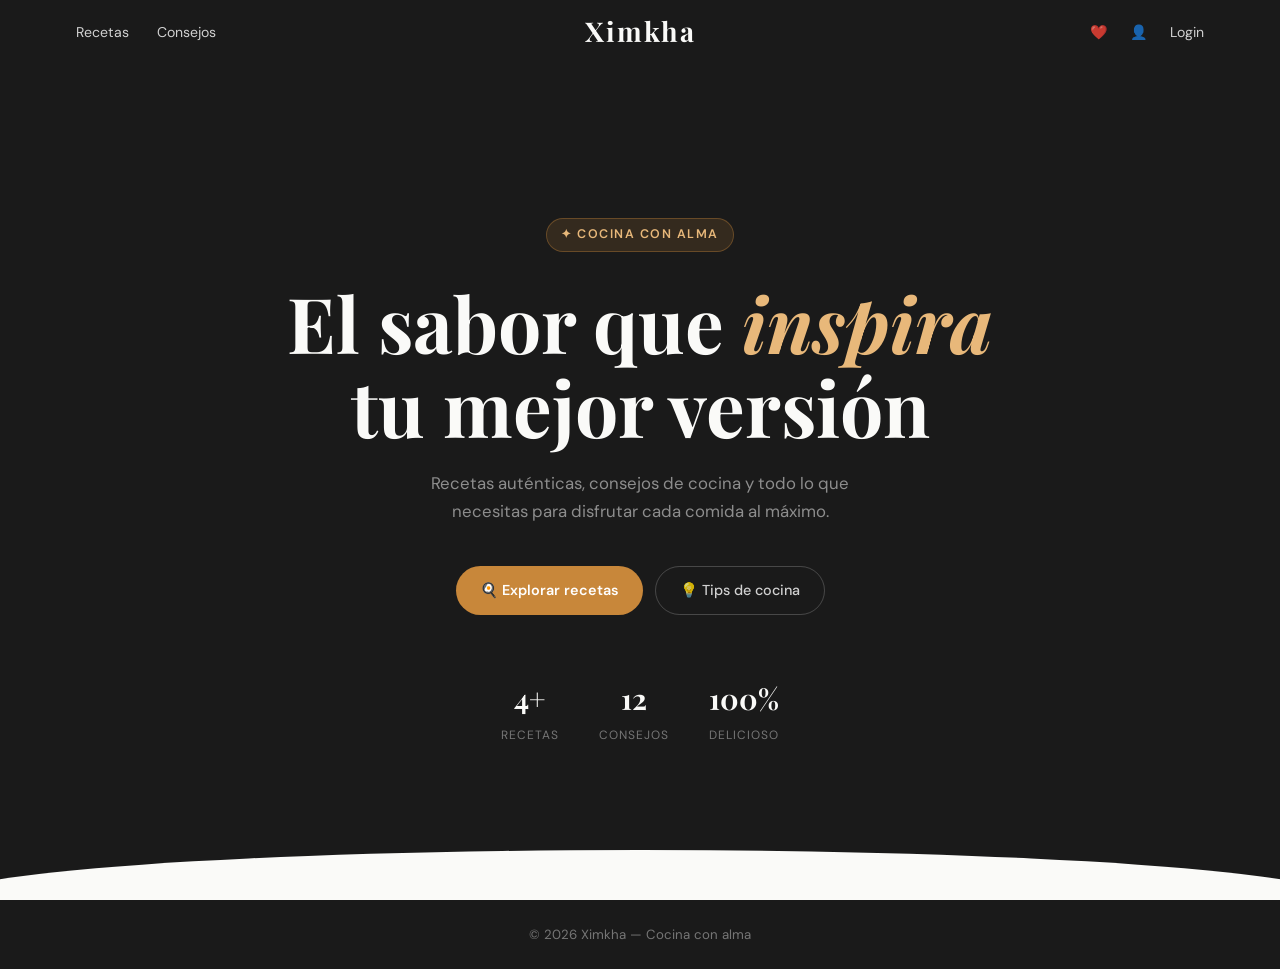
<file: index.html>
<!DOCTYPE html>
<html lang="es">
<head>
    <meta charset="UTF-8">
    <meta name="viewport" content="width=device-width, initial-scale=1.0">
    <title>Ximkha - Cocina con alma</title>
    <link rel="stylesheet" href="css/estilos.css">
</head>
<body>

<header>
    <nav class="barra-navegacion">
        <ul class="menu izquierda">
            <li><a href="html/recetas.html">Recetas</a></li>
            <li><a href="html/consejos.html">Consejos</a></li>
        </ul>
        <a href="index.html" class="logo">Ximkha</a>
        <ul class="menu derecha">
            <li><a href="html/favoritos.html" class="icono" title="Favoritos">❤️</a></li>
            <li><a href="html/usuario.html" class="icono" title="Usuario">👤</a></li>
            <li><a href="html/login.html">Login</a></li>
        </ul>
    </nav>
</header>

<main>
    <!-- HERO -->
    <section class="hero">
        <span class="hero-badge">✦ Cocina con alma</span>
        <h1>El sabor que <em>inspira</em><br>tu mejor versión</h1>
        <p class="hero-subtitulo">Recetas auténticas, consejos de cocina y todo lo que necesitas para disfrutar cada comida al máximo.</p>
        <div class="hero-botones">
            <a href="html/recetas.html" class="btn-primario">🍳 Explorar recetas</a>
            <a href="html/consejos.html" class="btn-secundario">💡 Tips de cocina</a>
        </div>
        <div class="hero-stats">
            <div class="hero-stat">
                <span class="hero-stat-num">4+</span>
                <span class="hero-stat-label">Recetas</span>
            </div>
            <div class="hero-stat">
                <span class="hero-stat-num">12</span>
                <span class="hero-stat-label">Consejos</span>
            </div>
            <div class="hero-stat">
                <span class="hero-stat-num">100%</span>
                <span class="hero-stat-label">Delicioso</span>
            </div>
        </div>
        <div class="hero-divider"></div>
    </section>
</main>

<footer>
    <p>&copy; 2026 Ximkha — Cocina con alma</p>
</footer>

<script src="js/favoritos.js"></script>
</body>
</html>
</file>
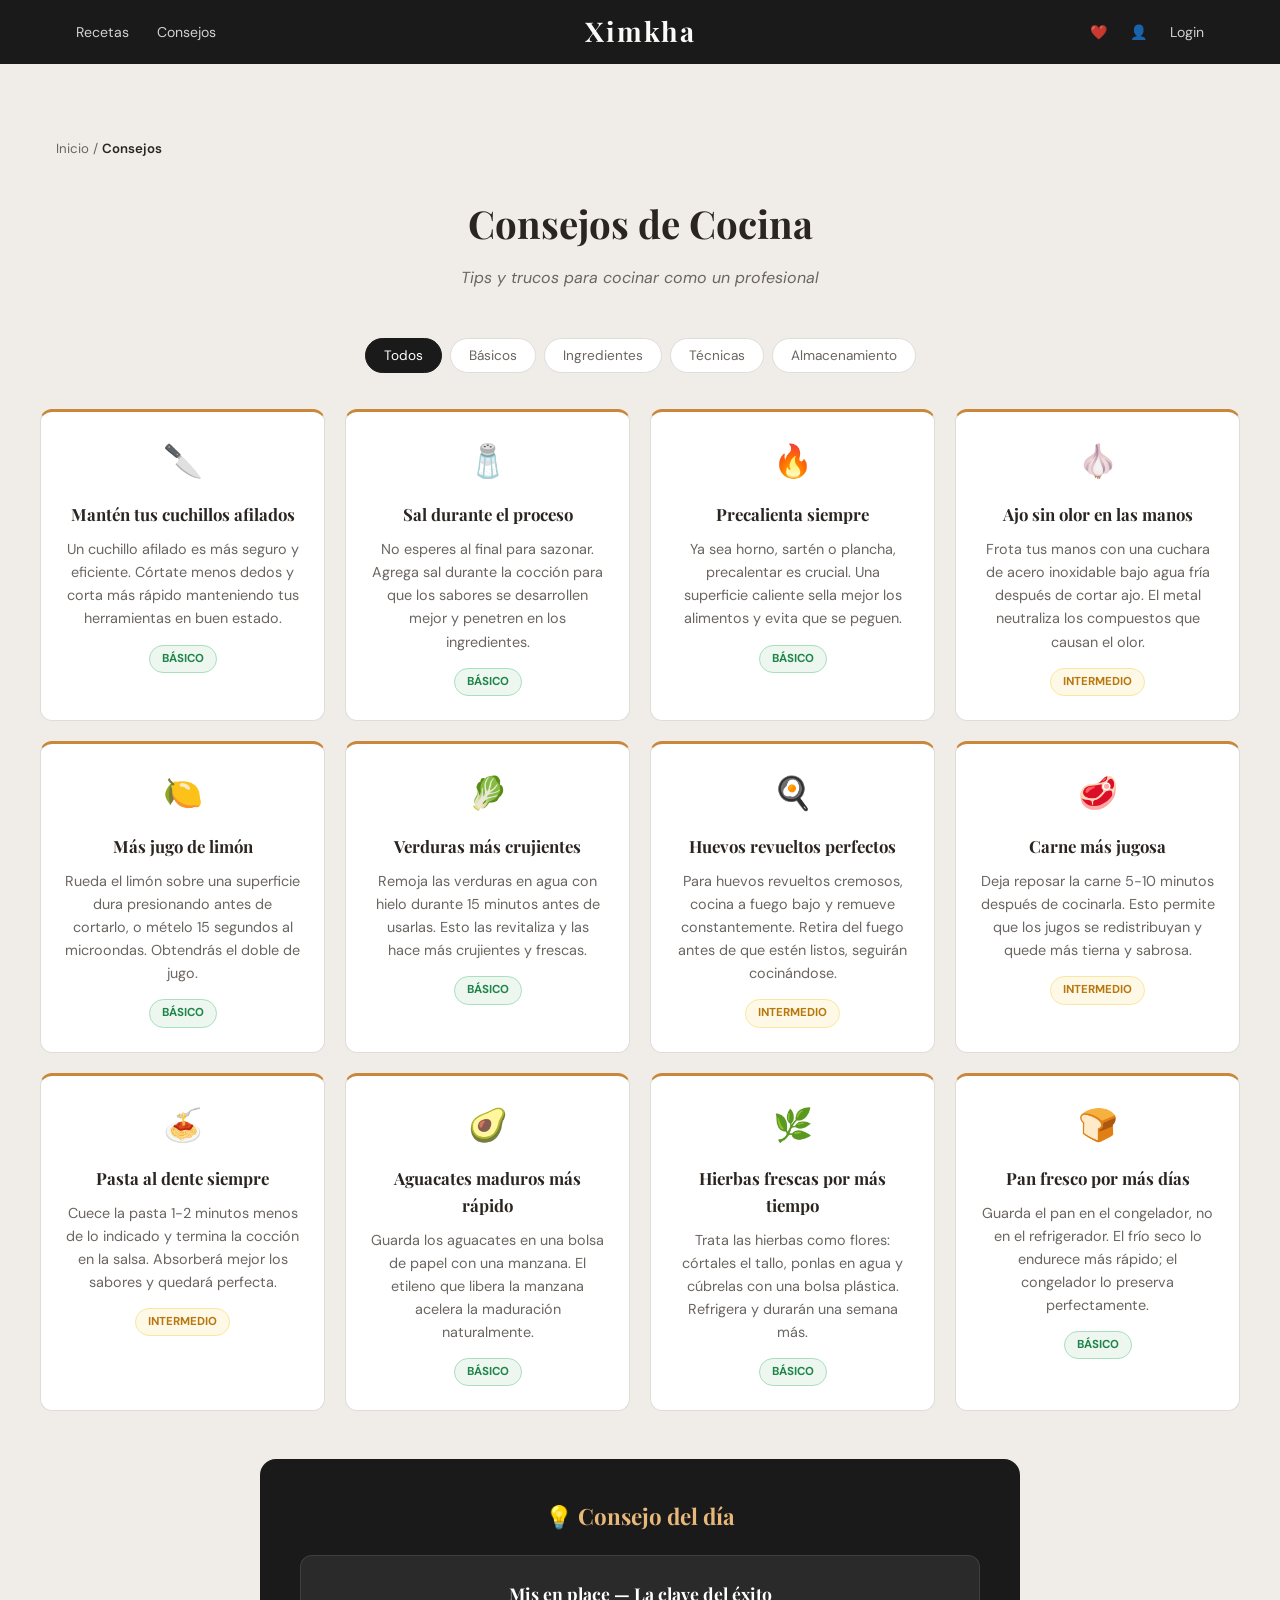
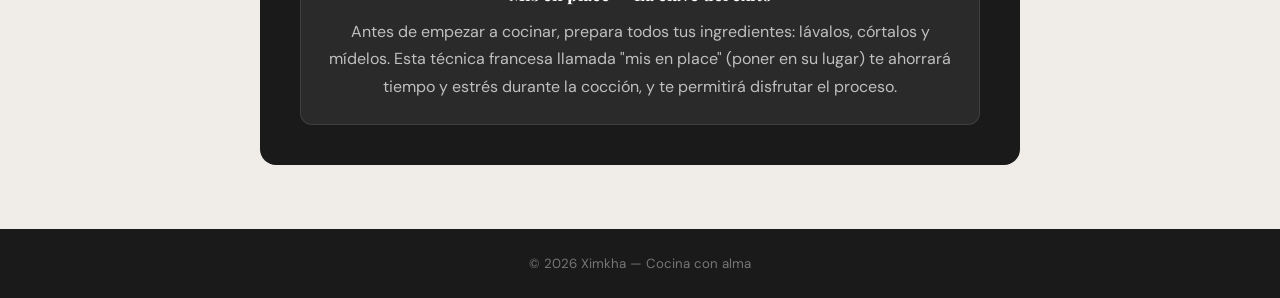
<file: html/consejos.html>
<!DOCTYPE html>
<html lang="es">
<head>
    <meta charset="UTF-8" />
    <meta name="viewport" content="width=device-width, initial-scale=1.0" />
    <title>Consejos de Cocina | Ximkha</title>
    <link rel="stylesheet" href="../css/estilos.css" />
</head>
<body>

<header>
    <nav class="barra-navegacion">
        <ul class="menu izquierda">
            <li><a href="recetas.html">Recetas</a></li>
            <li><a href="consejos.html">Consejos</a></li>
        </ul>
        <a href="../index.html" class="logo">Ximkha</a>
        <ul class="menu derecha">
            <li><a href="favoritos.html" class="icono" title="Favoritos">❤️</a></li>
            <li><a href="usuario.html" class="icono" title="Usuario">👤</a></li>
            <li><a href="login.html">Login</a></li>
        </ul>
    </nav>
</header>

<main class="seccion-consejos">
    <div class="breadcrumb">
        <a href="../index.html">Inicio</a> / <span>Consejos</span>
    </div>

    <div class="header-consejos">
        <h2>Consejos de Cocina</h2>
        <p class="subtitulo-consejos">Tips y trucos para cocinar como un profesional</p>
    </div>

    <div class="contenedor-consejos">
        <div class="categorias-consejos">
            <button class="btn-categoria activo" data-categoria="todos">Todos</button>
            <button class="btn-categoria" data-categoria="basicos">Básicos</button>
            <button class="btn-categoria" data-categoria="ingredientes">Ingredientes</button>
            <button class="btn-categoria" data-categoria="tecnicas">Técnicas</button>
            <button class="btn-categoria" data-categoria="almacenamiento">Almacenamiento</button>
        </div>

        <div class="grid-consejos">
            <article class="tarjeta-consejo" data-categoria="basicos">
                <div class="icono-consejo">🔪</div>
                <h3>Mantén tus cuchillos afilados</h3>
                <p>Un cuchillo afilado es más seguro y eficiente. Córtate menos dedos y corta más rápido manteniendo tus herramientas en buen estado.</p>
                <div class="dificultad basico">Básico</div>
            </article>

            <article class="tarjeta-consejo" data-categoria="basicos">
                <div class="icono-consejo">🧂</div>
                <h3>Sal durante el proceso</h3>
                <p>No esperes al final para sazonar. Agrega sal durante la cocción para que los sabores se desarrollen mejor y penetren en los ingredientes.</p>
                <div class="dificultad basico">Básico</div>
            </article>

            <article class="tarjeta-consejo" data-categoria="basicos">
                <div class="icono-consejo">🔥</div>
                <h3>Precalienta siempre</h3>
                <p>Ya sea horno, sartén o plancha, precalentar es crucial. Una superficie caliente sella mejor los alimentos y evita que se peguen.</p>
                <div class="dificultad basico">Básico</div>
            </article>

            <article class="tarjeta-consejo" data-categoria="ingredientes">
                <div class="icono-consejo">🧄</div>
                <h3>Ajo sin olor en las manos</h3>
                <p>Frota tus manos con una cuchara de acero inoxidable bajo agua fría después de cortar ajo. El metal neutraliza los compuestos que causan el olor.</p>
                <div class="dificultad intermedio">Intermedio</div>
            </article>

            <article class="tarjeta-consejo" data-categoria="ingredientes">
                <div class="icono-consejo">🍋</div>
                <h3>Más jugo de limón</h3>
                <p>Rueda el limón sobre una superficie dura presionando antes de cortarlo, o mételo 15 segundos al microondas. Obtendrás el doble de jugo.</p>
                <div class="dificultad basico">Básico</div>
            </article>

            <article class="tarjeta-consejo" data-categoria="ingredientes">
                <div class="icono-consejo">🥬</div>
                <h3>Verduras más crujientes</h3>
                <p>Remoja las verduras en agua con hielo durante 15 minutos antes de usarlas. Esto las revitaliza y las hace más crujientes y frescas.</p>
                <div class="dificultad basico">Básico</div>
            </article>

            <article class="tarjeta-consejo" data-categoria="tecnicas">
                <div class="icono-consejo">🍳</div>
                <h3>Huevos revueltos perfectos</h3>
                <p>Para huevos revueltos cremosos, cocina a fuego bajo y remueve constantemente. Retira del fuego antes de que estén listos, seguirán cocinándose.</p>
                <div class="dificultad intermedio">Intermedio</div>
            </article>

            <article class="tarjeta-consejo" data-categoria="tecnicas">
                <div class="icono-consejo">🥩</div>
                <h3>Carne más jugosa</h3>
                <p>Deja reposar la carne 5-10 minutos después de cocinarla. Esto permite que los jugos se redistribuyan y quede más tierna y sabrosa.</p>
                <div class="dificultad intermedio">Intermedio</div>
            </article>

            <article class="tarjeta-consejo" data-categoria="tecnicas">
                <div class="icono-consejo">🍝</div>
                <h3>Pasta al dente siempre</h3>
                <p>Cuece la pasta 1-2 minutos menos de lo indicado y termina la cocción en la salsa. Absorberá mejor los sabores y quedará perfecta.</p>
                <div class="dificultad intermedio">Intermedio</div>
            </article>

            <article class="tarjeta-consejo" data-categoria="almacenamiento">
                <div class="icono-consejo">🥑</div>
                <h3>Aguacates maduros más rápido</h3>
                <p>Guarda los aguacates en una bolsa de papel con una manzana. El etileno que libera la manzana acelera la maduración naturalmente.</p>
                <div class="dificultad basico">Básico</div>
            </article>

            <article class="tarjeta-consejo" data-categoria="almacenamiento">
                <div class="icono-consejo">🌿</div>
                <h3>Hierbas frescas por más tiempo</h3>
                <p>Trata las hierbas como flores: córtales el tallo, ponlas en agua y cúbrelas con una bolsa plástica. Refrigera y durarán una semana más.</p>
                <div class="dificultad basico">Básico</div>
            </article>

            <article class="tarjeta-consejo" data-categoria="almacenamiento">
                <div class="icono-consejo">🍞</div>
                <h3>Pan fresco por más días</h3>
                <p>Guarda el pan en el congelador, no en el refrigerador. El frío seco lo endurece más rápido; el congelador lo preserva perfectamente.</p>
                <div class="dificultad basico">Básico</div>
            </article>
        </div>
    </div>

    <div class="consejo-destacado">
        <h3>💡 Consejo del día</h3>
        <div class="consejo-dia">
            <h4>Mis en place — La clave del éxito</h4>
            <p>Antes de empezar a cocinar, prepara todos tus ingredientes: lávalos, córtalos y mídelos. Esta técnica francesa llamada "mis en place" (poner en su lugar) te ahorrará tiempo y estrés durante la cocción, y te permitirá disfrutar el proceso.</p>
        </div>
    </div>
</main>

<footer>
    <p>&copy; 2026 Ximkha — Cocina con alma</p>
</footer>

<script src="../js/consejos.js"></script>
<script src="../js/favoritos.js"></script>

</body>
</html>
</file>
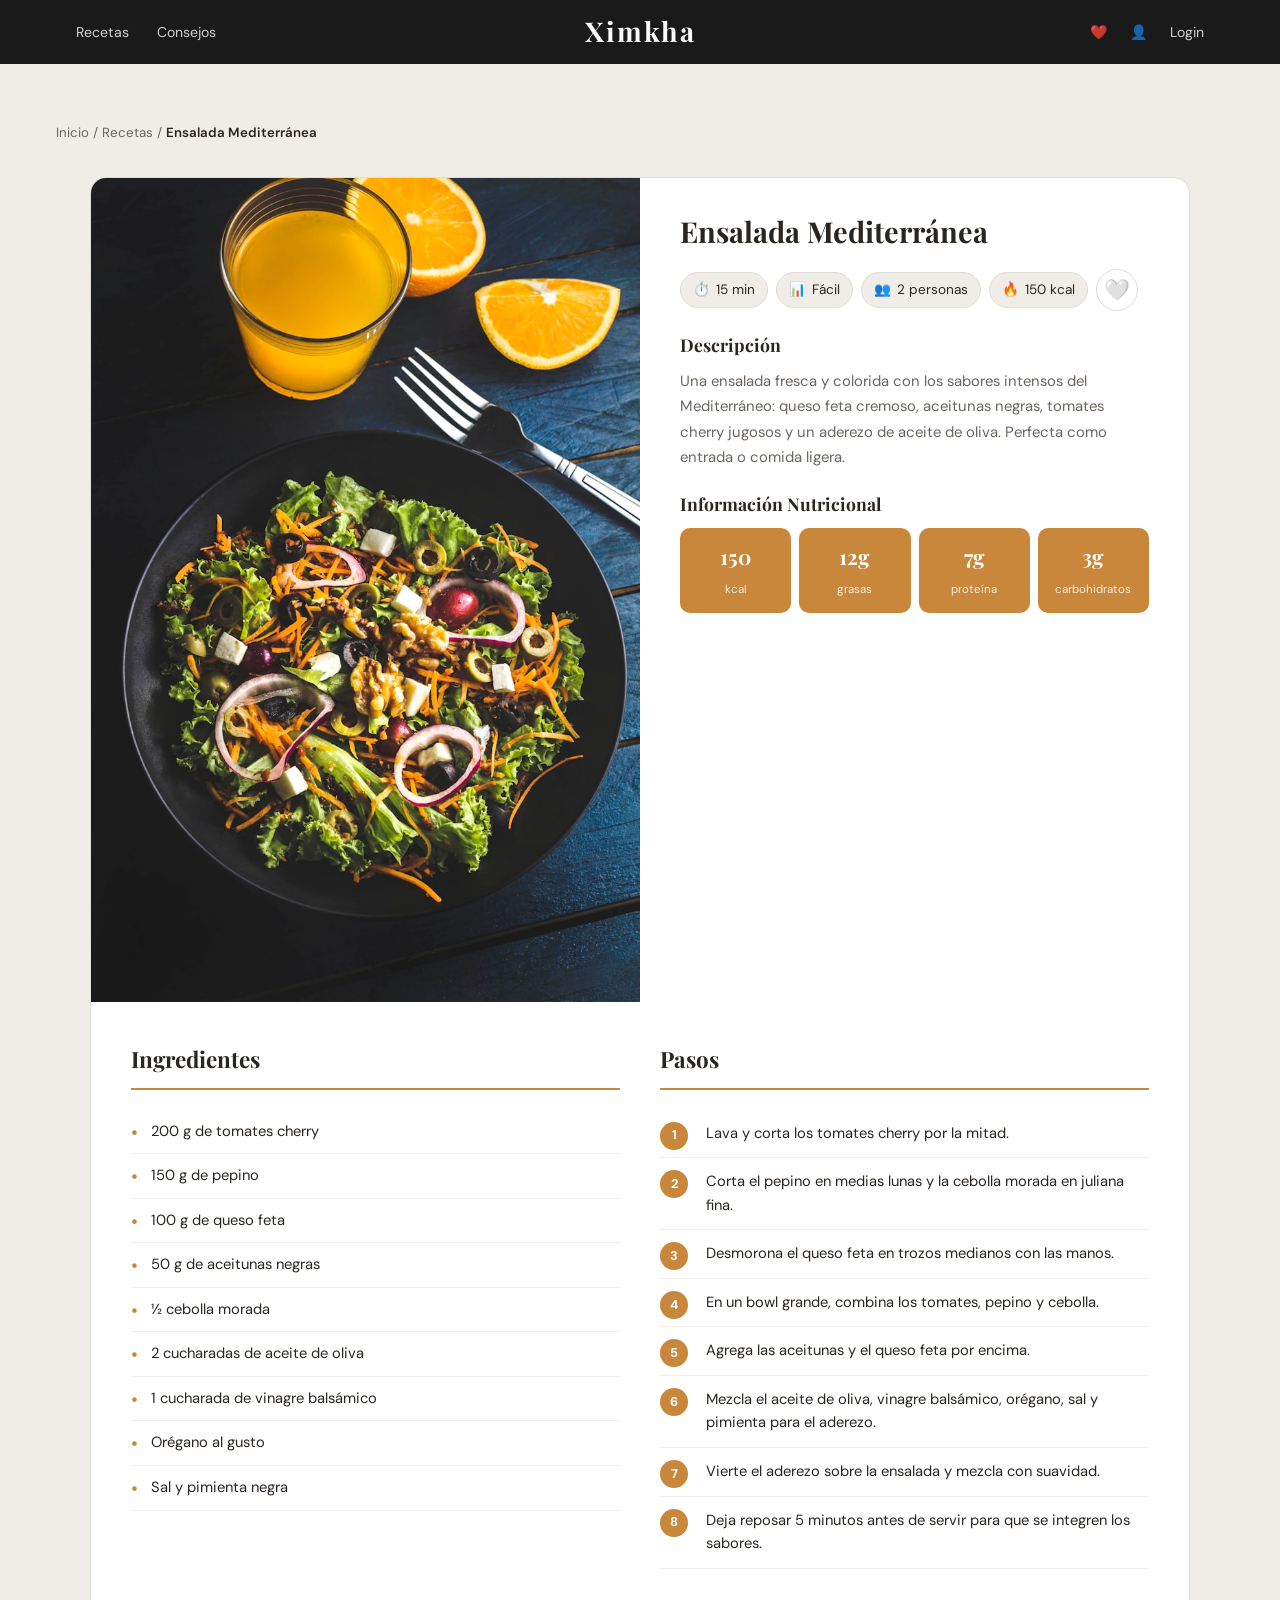
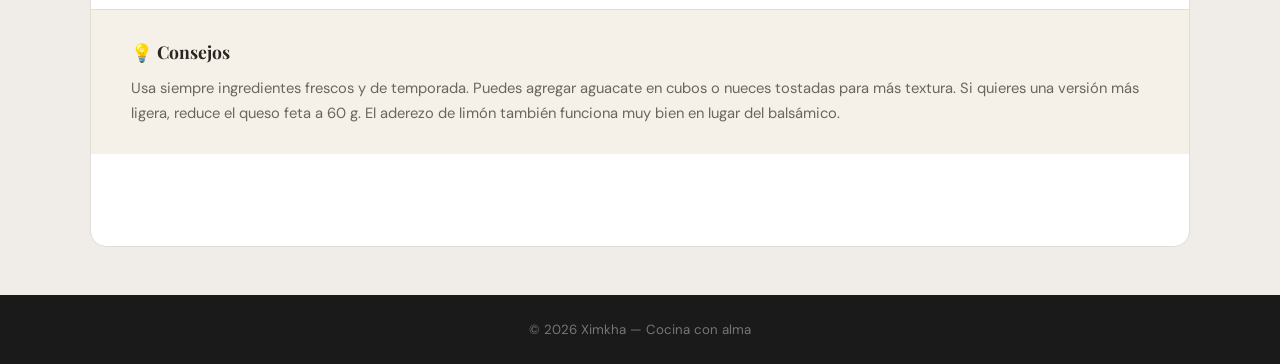
<file: html/detalle.html>
<!DOCTYPE html>
<html lang="es">
<head>
    <meta charset="UTF-8" />
    <meta name="viewport" content="width=device-width, initial-scale=1.0" />
    <title>Receta | Ximkha</title>
    <link rel="stylesheet" href="../css/estilos.css" />
</head>
<body>

<header>
    <nav class="barra-navegacion">
        <ul class="menu izquierda">
            <li><a href="recetas.html">Recetas</a></li>
            <li><a href="consejos.html">Consejos</a></li>
        </ul>
        <a href="../index.html" class="logo">Ximkha</a>
        <ul class="menu derecha">
            <li><a href="favoritos.html" class="icono" title="Favoritos">❤️</a></li>
            <li><a href="usuario.html" class="icono" title="Usuario">👤</a></li>
            <li><a href="login.html">Login</a></li>
        </ul>
    </nav>
</header>

<main class="contenido-receta">
    <div class="breadcrumb">
        <a href="../index.html">Inicio</a> /
        <a href="recetas.html">Recetas</a> /
        <span id="breadcrumb-receta">Cargando...</span>
    </div>

    <div class="contenedor-receta">

        <div class="header-receta">
            <div class="imagen-receta">
                <img id="detalle-imagen" src="" alt="" />
            </div>

            <div class="info-basica">
                <span id="detalle-categoria" class="tarjeta-categoria" style="display:inline-block;margin-bottom:10px;"></span>
                <h1 id="detalle-nombre">Cargando...</h1>

                <div class="datos-receta">
                    <div class="dato"><span class="icono-dato">⏱️</span><span id="detalle-tiempo"></span></div>
                    <div class="dato"><span class="icono-dato">📊</span><span id="detalle-dificultad"></span></div>
                    <div class="dato"><span class="icono-dato">👥</span><span id="detalle-porciones"></span></div>
                    <div class="dato"><span class="icono-dato">🔥</span><span id="detalle-calorias"></span></div>
                    <button class="btn-favorito-grande" id="btn-favorito-detalle" data-receta="">🤍</button>
                </div>

                <div class="descripcion">
                    <h3>Descripción</h3>
                    <p id="detalle-descripcion"></p>
                </div>

                <div class="tabla-nutricional">
                    <h3>Información Nutricional</h3>
                    <div class="valores-nutricionales">
                        <div class="valor-nutricional"><span class="numero" id="detalle-calorias-num"></span><span class="unidad">kcal</span></div>
                        <div class="valor-nutricional"><span class="numero" id="detalle-grasas"></span><span class="unidad">grasas</span></div>
                        <div class="valor-nutricional"><span class="numero" id="detalle-proteina"></span><span class="unidad">proteína</span></div>
                        <div class="valor-nutricional"><span class="numero" id="detalle-carbohidratos"></span><span class="unidad">carbohidratos</span></div>
                    </div>
                </div>
            </div>
        </div>

        <div class="contenido-receta-detalle">
            <div class="ingredientes">
                <h2>Ingredientes</h2>
                <ul class="lista-ingredientes" id="detalle-ingredientes"></ul>
            </div>
            <div class="pasos">
                <h2>Pasos</h2>
                <ol class="lista-pasos" id="detalle-pasos"></ol>
            </div>
        </div>

        <div class="consejos">
            <h3>💡 Consejos</h3>
            <p id="detalle-consejo"></p>
        </div>

        <div style="padding: 24px 48px;">
            <button onclick="window.location.href='recetas.html'" class="btn-secundario">← Volver al catálogo</button>
        </div>

    </div>
</main>

<footer>
    <p>&copy; 2026 Ximkha — Cocina con alma</p>
</footer>

<script src="../js/favoritos.js"></script>
<script src="../js/detalle.js"></script>

</body>
</html>
</file>
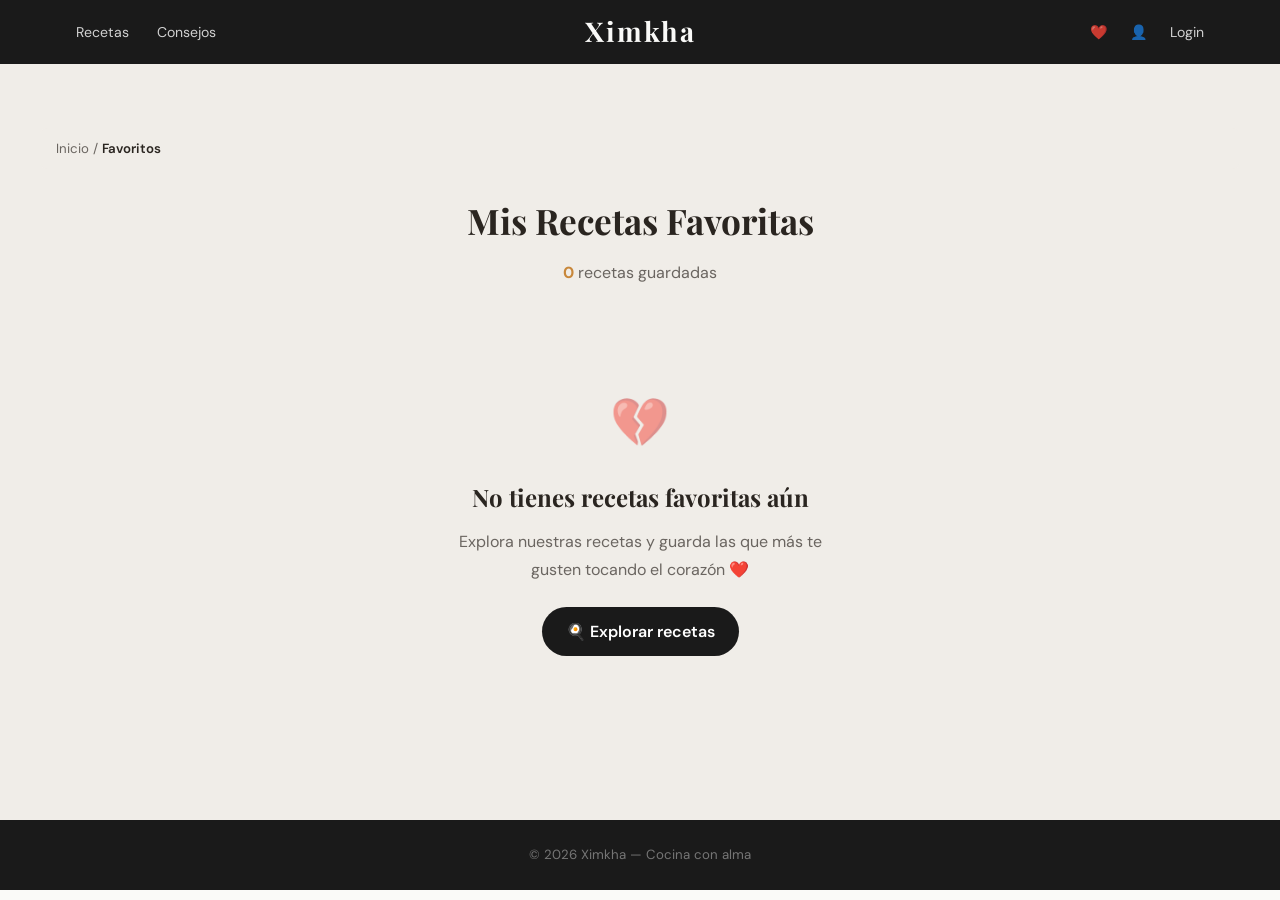
<file: html/favoritos.html>
<!DOCTYPE html>
<html lang="es">
<head>
    <meta charset="UTF-8" />
    <meta name="viewport" content="width=device-width, initial-scale=1.0" />
    <title>Favoritos | Ximkha</title>
    <link rel="stylesheet" href="../css/estilos.css" />
</head>
<body>

<header>
    <nav class="barra-navegacion">
        <ul class="menu izquierda">
            <li><a href="recetas.html">Recetas</a></li>
            <li><a href="consejos.html">Consejos</a></li>
        </ul>
        <a href="../index.html" class="logo">Ximkha</a>
        <ul class="menu derecha">
            <li><a href="favoritos.html" class="icono" title="Favoritos">❤️</a></li>
            <li><a href="usuario.html" class="icono" title="Usuario">👤</a></li>
            <li><a href="login.html">Login</a></li>
        </ul>
    </nav>
</header>

<main class="seccion-favoritos">
    <div class="breadcrumb">
        <a href="../index.html">Inicio</a> / <span>Favoritos</span>
    </div>

    <div class="header-favoritos">
        <h2>Mis Recetas Favoritas</h2>
        <p class="contador-favoritos">
            <span id="contador">0</span> recetas guardadas
        </p>
    </div>

    <div id="mensaje-vacio" class="mensaje-vacio">
        <div class="icono-corazon">💔</div>
        <h3>No tienes recetas favoritas aún</h3>
        <p>Explora nuestras recetas y guarda las que más te gusten tocando el corazón ❤️</p>
        <a href="recetas.html" class="btn-explorar">🍳 Explorar recetas</a>
    </div>

    <div id="grid-favoritos" class="grid-recetas" style="max-width:1280px;margin:0 auto;display:none;"></div>

    <div class="acciones-favoritos">
        <button id="btn-limpiar" class="btn-limpiar" style="display:none;">Limpiar todos los favoritos</button>
    </div>
</main>

<footer>
    <p>&copy; 2026 Ximkha — Cocina con alma</p>
</footer>

<script src="../js/favoritos.js"></script>

</body>
</html>
</file>
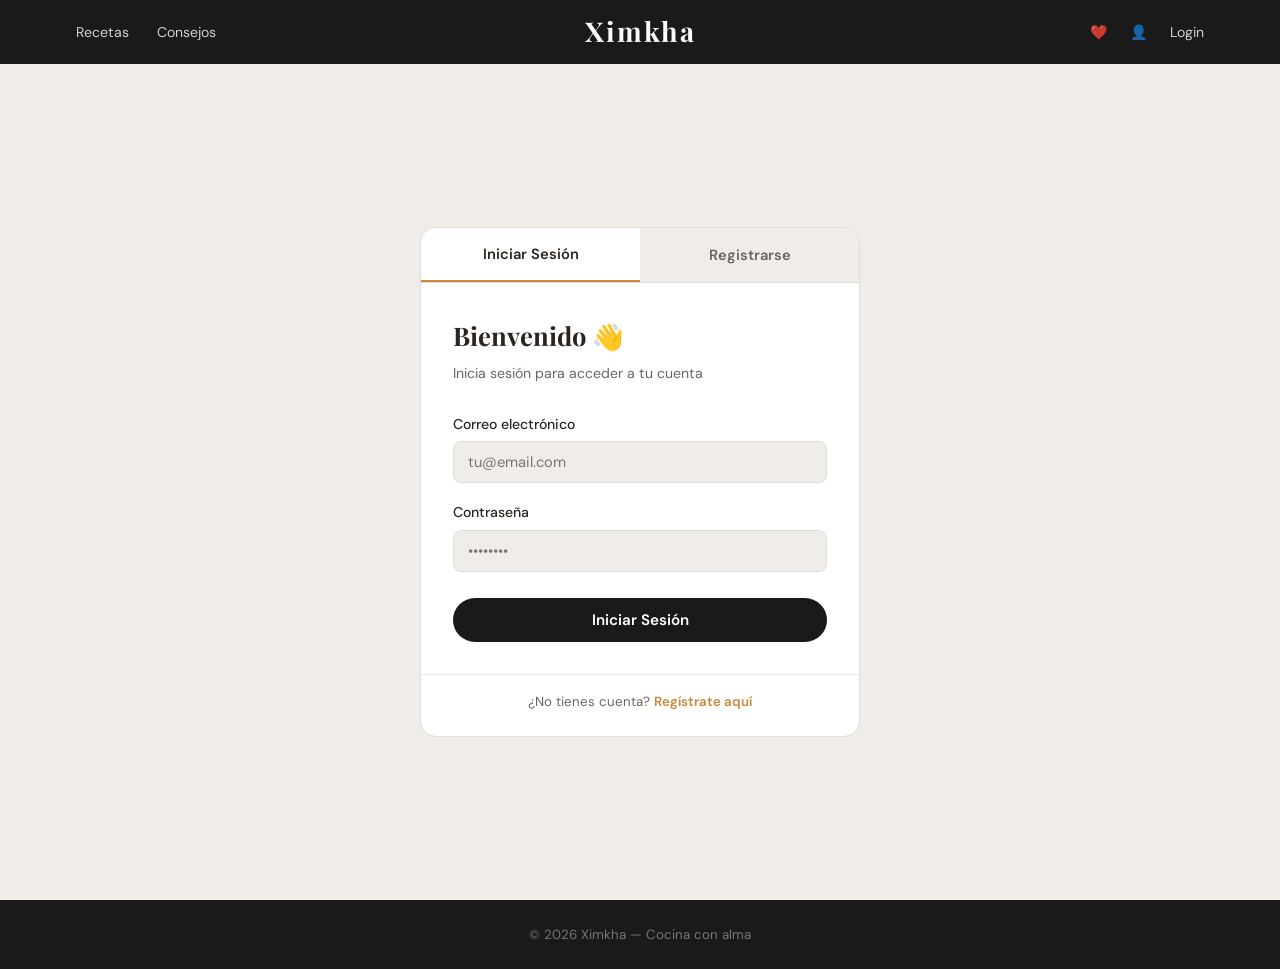
<file: html/login.html>
<!DOCTYPE html>
<html lang="es">
<head>
    <meta charset="UTF-8" />
    <meta name="viewport" content="width=device-width, initial-scale=1.0" />
    <title>Iniciar Sesión | Ximkha</title>
    <link rel="stylesheet" href="../css/estilos.css" />
</head>
<body>

<header>
    <nav class="barra-navegacion">
        <ul class="menu izquierda">
            <li><a href="recetas.html">Recetas</a></li>
            <li><a href="consejos.html">Consejos</a></li>
        </ul>
        <a href="../index.html" class="logo">Ximkha</a>
        <ul class="menu derecha">
            <li><a href="favoritos.html" class="icono" title="Favoritos">❤️</a></li>
            <li><a href="usuario.html" class="icono" title="Usuario">👤</a></li>
            <li><a href="login.html">Login</a></li>
        </ul>
    </nav>
</header>

<main class="seccion-auth">
    <div class="contenedor-auth">

        <!-- Tabs para cambiar entre login y registro -->
        <div class="tabs-auth">
            <button class="tab-btn activo" id="tab-login" onclick="cambiarTab('login')">
                Iniciar Sesión
            </button>
            <button class="tab-btn" id="tab-registro" onclick="cambiarTab('registro')">
                Registrarse
            </button>
        </div>

        <!-- Panel de Login -->
        <div class="panel-auth activo" id="panel-login">
            <div class="formulario-auth">
                <h2>Bienvenido 👋</h2>
                <p class="subtitulo">Inicia sesión para acceder a tu cuenta</p>

                <div class="error-msg" id="error-login"></div>
                <div class="exito-msg" id="exito-login"></div>

                <div class="campo-formulario">
                    <label for="login-email">Correo electrónico</label>
                    <input type="email" id="login-email" placeholder="tu@email.com" />
                </div>

                <div class="campo-formulario">
                    <label for="login-password">Contraseña</label>
                    <input type="password" id="login-password" placeholder="••••••••" />
                </div>

                <button class="btn-auth" onclick="iniciarSesion()">
                    Iniciar Sesión
                </button>
            </div>

            <div class="pie-auth">
                ¿No tienes cuenta?
                <a href="#" onclick="cambiarTab('registro')">Regístrate aquí</a>
            </div>
        </div>

        <!-- Panel de Registro -->
        <div class="panel-auth" id="panel-registro">
            <div class="formulario-auth">
                <h2>Crear cuenta</h2>
                <p class="subtitulo">Únete a Ximkha y guarda tus recetas favoritas</p>

                <div class="error-msg" id="error-registro"></div>
                <div class="exito-msg" id="exito-registro"></div>

                <div class="campo-formulario">
                    <label for="reg-nombre">Nombre completo</label>
                    <input type="text" id="reg-nombre" placeholder="Tu nombre" />
                </div>

                <div class="campo-formulario">
                    <label for="reg-email">Correo electrónico</label>
                    <input type="email" id="reg-email" placeholder="tu@email.com" />
                </div>

                <div class="campo-formulario">
                    <label for="reg-password">Contraseña</label>
                    <input type="password" id="reg-password" placeholder="Mínimo 4 caracteres" />
                </div>

                <div class="campo-formulario">
                    <label for="reg-password2">Confirmar contraseña</label>
                    <input type="password" id="reg-password2" placeholder="Repite tu contraseña" />
                </div>

                <button class="btn-auth" onclick="registrarse()">
                    Crear Cuenta
                </button>
            </div>

            <div class="pie-auth">
                ¿Ya tienes cuenta?
                <a href="#" onclick="cambiarTab('login')">Inicia sesión</a>
            </div>
        </div>

    </div>
</main>

<footer>
    <p>&copy; 2026 Ximkha — Cocina con alma</p>
</footer>

<script src="../js/login.js"></script>

</body>
</html>
</file>
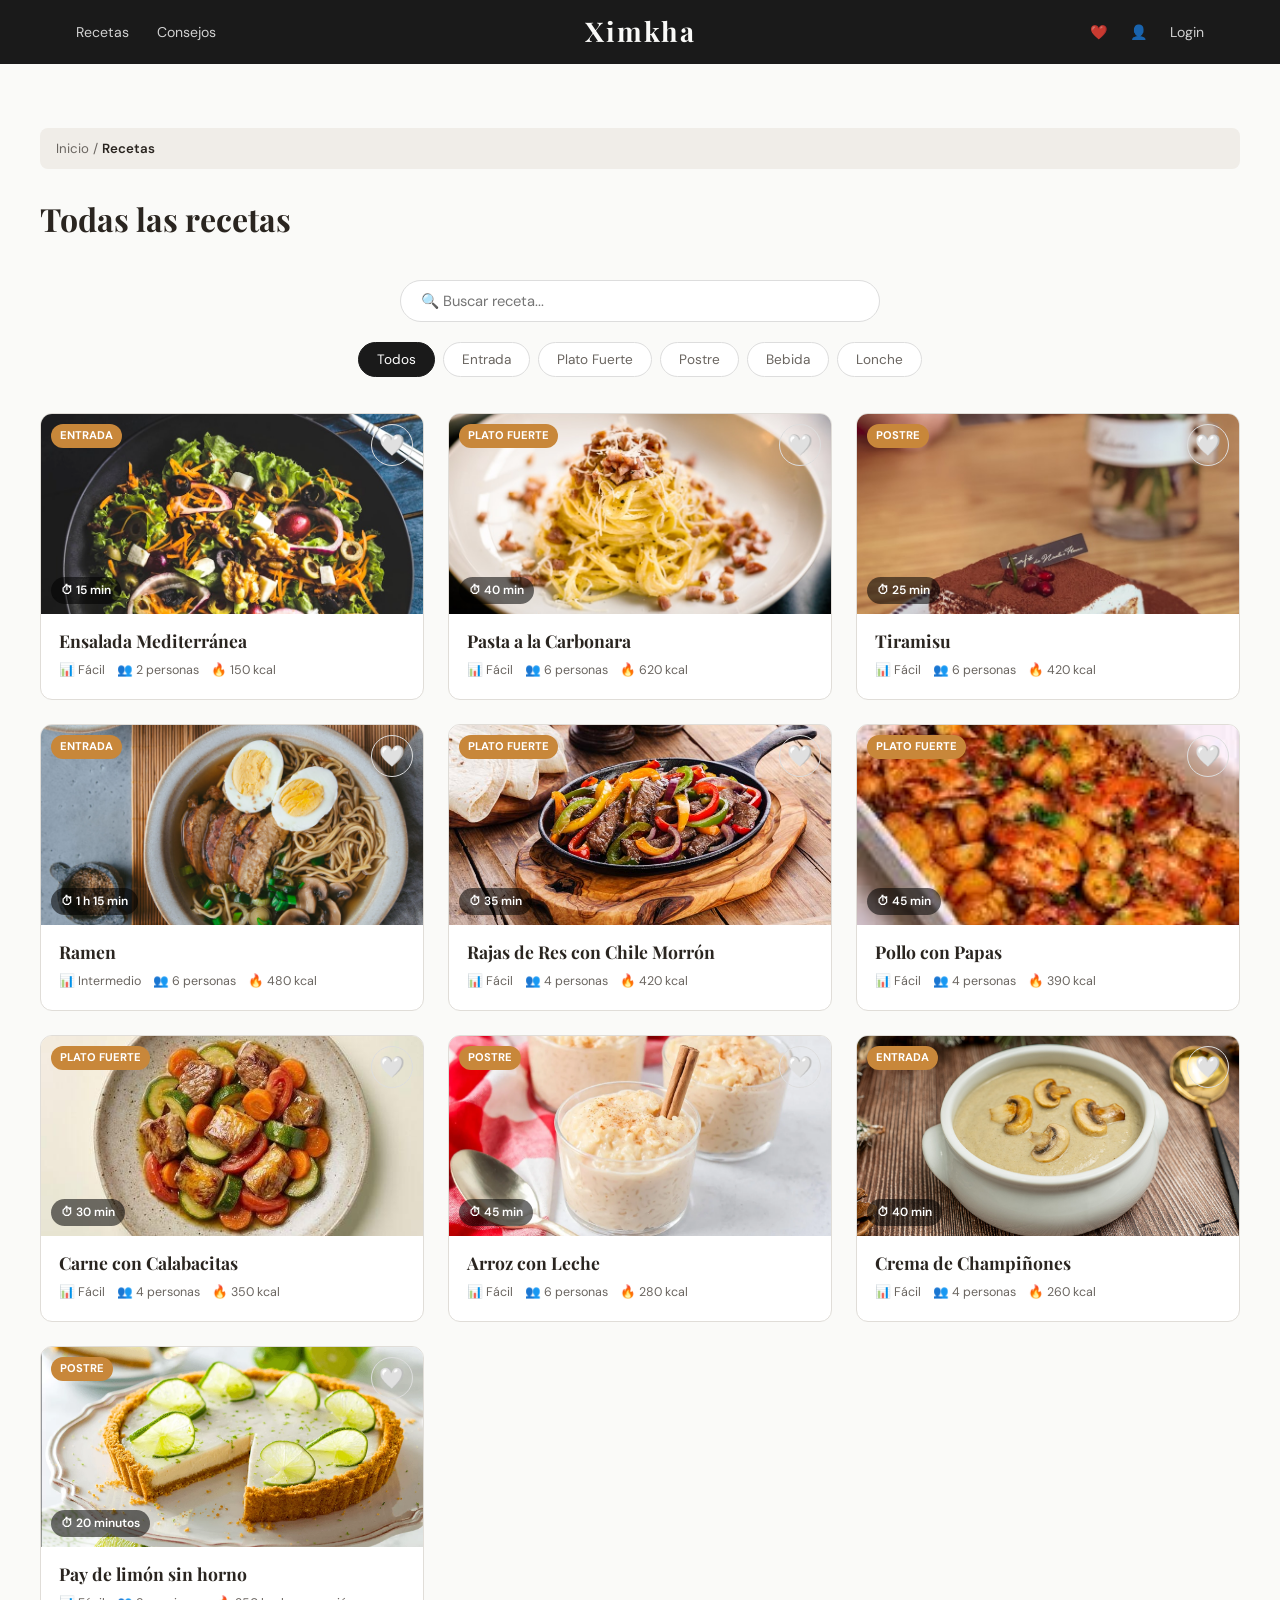
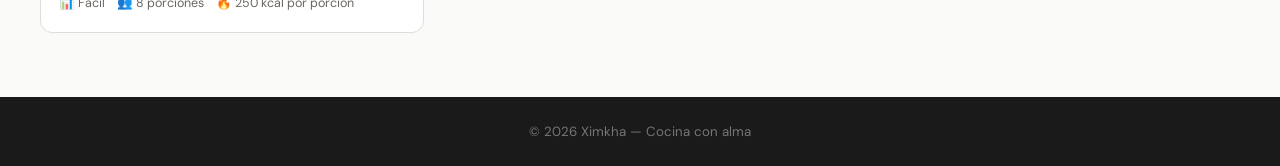
<file: html/recetas.html>
<!DOCTYPE html>
<html lang="es">
<head>
    <meta charset="UTF-8" />
    <meta name="viewport" content="width=device-width, initial-scale=1.0" />
    <title>Recetas | Ximkha</title>
    <link rel="stylesheet" href="../css/estilos.css" />
</head>
<body>

<header>
    <nav class="barra-navegacion">
        <ul class="menu izquierda">
            <li><a href="recetas.html">Recetas</a></li>
            <li><a href="consejos.html">Consejos</a></li>
        </ul>
        <a href="../index.html" class="logo">Ximkha</a>
        <ul class="menu derecha">
            <li><a href="favoritos.html" class="icono" title="Favoritos">❤️</a></li>
            <li><a href="usuario.html" class="icono" title="Usuario">👤</a></li>
            <li><a href="login.html">Login</a></li>
        </ul>
    </nav>
</header>

<main class="seccion-recetas">
    <div class="breadcrumb">
        <a href="../index.html">Inicio</a> / <span>Recetas</span>
    </div>

    <div class="seccion-header">
        <h2>Todas las recetas</h2>
    </div>

    <div class="controles-recetas">
        <div class="buscador-recetas">
            <input
                type="text"
                id="buscador"
                placeholder="🔍 Buscar receta..."
                autocomplete="off"
            />
        </div>
        <div class="categorias-recetas">
            <button class="btn-categoria activo" data-categoria="todos">Todos</button>
            <button class="btn-categoria" data-categoria="Entrada">Entrada</button>
            <button class="btn-categoria" data-categoria="Plato Fuerte">Plato Fuerte</button>
            <button class="btn-categoria" data-categoria="Postre">Postre</button>
            <button class="btn-categoria" data-categoria="Bebida">Bebida</button>
            <button class="btn-categoria" data-categoria="Lonche">Lonche</button>
        </div>
    </div>

    <p id="sin-resultados" style="display:none;text-align:center;color:var(--texto-suave);padding:40px;">
        No se encontraron recetas con esos criterios.
    </p>

    <div id="contenedor-recetas" class="grid-recetas"></div>
</main>

<footer>
    <p>&copy; 2026 Ximkha — Cocina con alma</p>
</footer>

<script src="../js/favoritos.js"></script>
<script src="../js/recetas.js"></script>

</body>
</html>
</file>
<file: css/estilos.css>
@import url('https://fonts.googleapis.com/css2?family=Playfair+Display:wght@400;600;700&family=DM+Sans:wght@300;400;500;600&display=swap');

* {
    margin: 0;
    padding: 0;
    box-sizing: border-box;
}

/* Variables de color */
:root {
    --negro: #1a1a1a;
    --blanco: #fafaf8;
    --crema: #f5f0e8;
    --acento: #c8873a;
    --acento-oscuro: #a06828;
    --gris-suave: #f0ede8;
    --texto: #2a2520;
    --texto-suave: #6a6560;
    --radio: 12px;
}

body {
    font-family: 'DM Sans', sans-serif;
    background-color: var(--blanco);
    color: var(--texto);
    line-height: 1.6;
}

/* Navegacion */
header {
    background-color: var(--negro);
    position: sticky;
    top: 0;
    z-index: 100;
}

.barra-navegacion {
    display: flex;
    justify-content: space-between;
    align-items: center;
    max-width: 1200px;
    margin: 0 auto;
    padding: 0 24px;
    height: 64px;
}

.menu {
    list-style: none;
    display: flex;
    gap: 4px;
    align-items: center;
}

.menu.izquierda { flex: 1; }
.menu.derecha   { flex: 1; justify-content: flex-end; }

.logo {
    font-family: 'Playfair Display', serif;
    font-size: 1.7rem;
    font-weight: 700;
    color: var(--blanco);
    text-decoration: none;
    letter-spacing: 2px;
    flex: 1;
    text-align: center;
}
.logo:hover { color: var(--acento); }

.menu > li > a {
    color: rgba(255,255,255,0.8);
    text-decoration: none;
    font-size: 0.88rem;
    padding: 7px 12px;
    border-radius: 6px;
    display: block;
}
.menu > li > a:hover {
    color: #fff;
    background: rgba(255,255,255,0.1);
}

.icono {
    font-size: 1.2rem;
    display: flex;
    align-items: center;
    justify-content: center;
    width: 36px;
    height: 36px;
    border-radius: 50%;
}
.icono:hover { background: rgba(255,255,255,0.1) !important; }
.icono.activo { background: rgba(200,135,58,0.25) !important; }

/* Hero */
.hero {
    min-height: calc(100vh - 64px);
    background: var(--negro);
    display: flex;
    flex-direction: column;
    align-items: center;
    justify-content: center;
    text-align: center;
    padding: 60px 24px;
    position: relative;
}

.hero-badge {
    display: inline-block;
    background: rgba(200,135,58,0.15);
    border: 1px solid rgba(200,135,58,0.35);
    color: #e8b87a;
    font-size: 0.78rem;
    font-weight: 600;
    letter-spacing: 1.5px;
    text-transform: uppercase;
    padding: 6px 14px;
    border-radius: 50px;
    margin-bottom: 28px;
}

.hero h1 {
    font-family: 'Playfair Display', serif;
    font-size: clamp(2.8rem, 6vw, 5rem);
    font-weight: 700;
    color: var(--blanco);
    line-height: 1.1;
    margin-bottom: 20px;
}

.hero h1 em {
    font-style: italic;
    color: #e8b87a;
}

.hero-subtitulo {
    font-size: 1.05rem;
    color: rgba(255,255,255,0.5);
    max-width: 460px;
    margin-bottom: 40px;
    line-height: 1.7;
}

.hero-botones {
    display: flex;
    gap: 12px;
    flex-wrap: wrap;
    justify-content: center;
    margin-bottom: 60px;
}

/* Botones generales */
.btn-primario {
    display: inline-flex;
    align-items: center;
    gap: 8px;
    background: var(--acento);
    color: #fff;
    padding: 12px 24px;
    border-radius: 50px;
    text-decoration: none;
    font-weight: 600;
    font-size: 0.9rem;
    border: none;
    cursor: pointer;
    font-family: 'DM Sans', sans-serif;
    transition: background 0.2s;
}
.btn-primario:hover { background: var(--acento-oscuro); }

.btn-secundario {
    display: inline-flex;
    align-items: center;
    gap: 8px;
    background: transparent;
    color: rgba(255,255,255,0.8);
    padding: 12px 24px;
    border-radius: 50px;
    text-decoration: none;
    font-weight: 500;
    font-size: 0.9rem;
    border: 1px solid rgba(255,255,255,0.2);
    cursor: pointer;
    font-family: 'DM Sans', sans-serif;
    transition: background 0.2s;
}
.btn-secundario:hover {
    background: rgba(255,255,255,0.1);
    color: #fff;
}

/* Stats del hero */
.hero-stats {
    display: flex;
    gap: 40px;
}

.hero-stat { text-align: center; }

.hero-stat-num {
    font-family: 'Playfair Display', serif;
    font-size: 1.8rem;
    font-weight: 700;
    color: var(--blanco);
    display: block;
}

.hero-stat-label {
    font-size: 0.75rem;
    color: rgba(255,255,255,0.4);
    text-transform: uppercase;
    letter-spacing: 1px;
}

.hero-divider {
    position: absolute;
    bottom: 0;
    left: 0;
    right: 0;
    height: 50px;
    background: var(--blanco);
    clip-path: ellipse(55% 100% at 50% 100%);
}

/* Seccion de recetas */
.seccion-recetas {
    padding: 64px 24px;
    background: var(--blanco);
}

/* Controles de filtrado en recetas.html */
.controles-recetas {
    max-width: 1200px;
    margin: 0 auto 36px;
    display: flex;
    flex-direction: column;
    align-items: center;
    gap: 20px;
}

.buscador-recetas {
    width: 100%;
    max-width: 480px;
}

.buscador-recetas input {
    width: 100%;
    padding: 10px 20px;
    border: 1.5px solid #ddd;
    border-radius: 50px;
    font-size: 0.92rem;
    font-family: 'DM Sans', sans-serif;
    color: var(--texto);
    background: #fff;
    outline: none;
    transition: border-color 0.2s, box-shadow 0.2s;
}
.buscador-recetas input:focus {
    border-color: var(--acento);
    box-shadow: 0 0 0 3px rgba(200,135,58,0.12);
}

.categorias-recetas {
    display: flex;
    justify-content: center;
    gap: 8px;
    flex-wrap: wrap;
}

/* .seccion-header sigue igual para index.html */
.seccion-header {
    max-width: 1200px;
    margin: 0 auto 36px;
    display: flex;
    align-items: flex-end;
    justify-content: space-between;
}

.seccion-header h2 {
    font-family: 'Playfair Display', serif;
    font-size: 2rem;
    color: var(--texto);
}

.seccion-header a {
    color: var(--acento);
    text-decoration: none;
    font-size: 0.9rem;
}
.seccion-header a:hover { color: var(--acento-oscuro); }

.grid-recetas {
    display: grid;
    grid-template-columns: repeat(3, 1fr);
    gap: 24px;
    max-width: 1200px;
    margin: 0 auto;
}

/* Tarjetas de receta */
.tarjeta-receta {
    text-decoration: none;
    color: inherit;
    background: #fff;
    border-radius: var(--radio);
    overflow: hidden;
    border: 1px solid #e0ddd8;
    transition: transform 0.2s, border-color 0.2s;
    display: flex;
    flex-direction: column;
}

.tarjeta-receta:hover {
    transform: translateY(-4px);
    border-color: var(--acento);
}

.tarjeta-imagen {
    position: relative;
    overflow: hidden;
    height: 200px;
}

.tarjeta-imagen img {
    width: 100%;
    height: 100%;
    object-fit: cover;
}

.tarjeta-badge {
    position: absolute;
    bottom: 10px;
    left: 10px;
    background: rgba(0,0,0,0.55);
    color: #fff;
    font-size: 0.75rem;
    font-weight: 600;
    padding: 4px 10px;
    border-radius: 50px;
}

.tarjeta-categoria {
    position: absolute;
    top: 10px;
    left: 10px;
    background: var(--acento);
    color: #fff;
    font-size: 0.7rem;
    font-weight: 700;
    padding: 3px 9px;
    border-radius: 50px;
    text-transform: uppercase;
}

.btn-favorito-flotante {
    position: absolute;
    top: 10px;
    right: 10px;
    background: rgba(255,255,255,0.9);
    border: none;
    width: 36px;
    height: 36px;
    border-radius: 50%;
    font-size: 1rem;
    cursor: pointer;
    display: flex;
    align-items: center;
    justify-content: center;
    z-index: 2;
}
.btn-favorito-flotante:hover { background: #fff; }

.info-receta {
    padding: 16px 18px 18px;
    flex: 1;
    display: flex;
    flex-direction: column;
    gap: 8px;
}

.info-receta h3 {
    font-family: 'Playfair Display', serif;
    font-size: 1.1rem;
    color: var(--texto);
    line-height: 1.3;
}

.receta-meta {
    display: flex;
    gap: 12px;
    font-size: 0.78rem;
    color: var(--texto-suave);
}

/* Boton favorito grande */
.btn-favorito-grande {
    background: none;
    border: 1.5px solid #ddd;
    font-size: 1.3rem;
    cursor: pointer;
    padding: 6px;
    border-radius: 50%;
    width: 42px;
    height: 42px;
    display: flex;
    align-items: center;
    justify-content: center;
    flex-shrink: 0;
    transition: border-color 0.2s;
}
.btn-favorito-grande:hover { border-color: #e74c3c; }
.btn-favorito-grande.favorito-activo { color: #e74c3c; border-color: #e74c3c; }

/* Breadcrumb */
.breadcrumb {
    max-width: 1200px;
    margin: 0 auto 24px;
    font-size: 0.83rem;
    color: var(--texto-suave);
    padding: 10px 16px;
    background: var(--gris-suave);
    border-radius: 8px;
}
.breadcrumb a {
    text-decoration: none;
    color: var(--texto-suave);
}
.breadcrumb a:hover { color: var(--acento); }
.breadcrumb span { color: var(--texto); font-weight: 600; }

/* Pagina detalle */
.contenido-receta {
    padding: 48px 24px;
    background: var(--gris-suave);
    min-height: 100vh;
}

.contenedor-receta {
    max-width: 1100px;
    margin: 0 auto;
    background: #fff;
    border-radius: 16px;
    border: 1px solid #e0ddd8;
    overflow: hidden;
}

.header-receta {
    display: grid;
    grid-template-columns: 1fr 1fr;
    min-height: 420px;
}

.imagen-receta img {
    width: 100%;
    height: 100%;
    object-fit: cover;
    display: block;
}

.info-basica {
    padding: 36px 40px;
    display: flex;
    flex-direction: column;
    gap: 20px;
    overflow-y: auto;
    max-height: none;
}

.info-basica h1 {
    font-family: 'Playfair Display', serif;
    font-size: 1.8rem;
    color: var(--texto);
    line-height: 1.2;
}

.datos-receta {
    display: flex;
    flex-wrap: wrap;
    gap: 8px;
    align-items: center;
}

.dato {
    display: flex;
    align-items: center;
    gap: 6px;
    background: var(--gris-suave);
    padding: 6px 12px;
    border-radius: 50px;
    font-size: 0.85rem;
    color: var(--texto);
    border: 1px solid #e0ddd8;
}

.descripcion h3, .tabla-nutricional h3 {
    font-family: 'Playfair Display', serif;
    color: var(--texto);
    margin-bottom: 10px;
    font-size: 1.1rem;
}
.descripcion p { color: var(--texto-suave); font-size: 0.93rem; line-height: 1.7; }

/* Tabla nutricional */
.valores-nutricionales {
    display: grid;
    grid-template-columns: repeat(4, 1fr);
    gap: 8px;
}

.valor-nutricional {
    text-align: center;
    background: var(--acento);
    color: white;
    padding: 12px 6px;
    border-radius: 10px;
}

.valor-nutricional .numero {
    display: block;
    font-family: 'Playfair Display', serif;
    font-size: 1.3rem;
    font-weight: 700;
    margin-bottom: 2px;
}
.valor-nutricional .unidad { font-size: 0.72rem; opacity: 0.85; }

/* Ingredientes y pasos */
.contenido-receta-detalle {
    display: grid;
    grid-template-columns: 1fr 1fr;
    gap: 40px;
    padding: 40px;
}

.ingredientes h2, .pasos h2 {
    font-family: 'Playfair Display', serif;
    color: var(--texto);
    margin-bottom: 20px;
    font-size: 1.4rem;
    padding-bottom: 10px;
    border-bottom: 2px solid var(--acento);
}

.lista-ingredientes {
    list-style: none;
    padding: 0;
}

.lista-ingredientes li {
    padding: 10px 0 10px 20px;
    border-bottom: 1px solid var(--gris-suave);
    color: var(--texto);
    font-size: 0.92rem;
    position: relative;
}
.lista-ingredientes li:before {
    content: "•";
    color: var(--acento);
    position: absolute;
    left: 0;
    font-size: 1.2rem;
    line-height: 1.4;
}

.lista-pasos {
    padding-left: 0;
    list-style: none;
    counter-reset: pasos;
}

.lista-pasos li {
    padding: 12px 0 12px 46px;
    border-bottom: 1px solid var(--gris-suave);
    color: var(--texto);
    font-size: 0.92rem;
    position: relative;
    counter-increment: pasos;
    line-height: 1.6;
}

.lista-pasos li:before {
    content: counter(pasos);
    position: absolute;
    left: 0;
    top: 12px;
    background: var(--acento);
    color: white;
    width: 28px;
    height: 28px;
    border-radius: 50%;
    display: flex;
    align-items: center;
    justify-content: center;
    font-weight: 700;
    font-size: 0.8rem;
}

.consejos {
    background: var(--crema);
    padding: 28px 40px;
    border-top: 1px solid #e0ddd8;
}
.consejos h3 {
    font-family: 'Playfair Display', serif;
    color: var(--texto);
    margin-bottom: 10px;
    font-size: 1.1rem;
}
.consejos p { color: var(--texto-suave); line-height: 1.7; font-size: 0.92rem; }

/* Pagina de consejos */
.seccion-consejos {
    padding: 64px 24px;
    background: var(--gris-suave);
    min-height: 100vh;
}

.header-consejos {
    text-align: center;
    margin-bottom: 48px;
    max-width: 600px;
    margin-left: auto;
    margin-right: auto;
}

.header-consejos h2 {
    font-family: 'Playfair Display', serif;
    font-size: 2.4rem;
    color: var(--texto);
    margin-bottom: 10px;
}

.subtitulo-consejos {
    font-size: 1rem;
    color: var(--texto-suave);
    font-style: italic;
}

.contenedor-consejos { max-width: 1200px; margin: 0 auto; }

.categorias-consejos {
    display: flex;
    justify-content: center;
    gap: 8px;
    margin-bottom: 36px;
    flex-wrap: wrap;
}

.btn-categoria {
    background: #fff;
    border: 1.5px solid #ddd;
    padding: 8px 18px;
    border-radius: 50px;
    cursor: pointer;
    color: var(--texto-suave);
    font-size: 0.85rem;
    font-family: 'DM Sans', sans-serif;
    transition: border-color 0.2s, color 0.2s;
}
.btn-categoria:hover { border-color: var(--acento); color: var(--acento); }
.btn-categoria.activo {
    background: var(--negro);
    border-color: var(--negro);
    color: #fff;
}

.grid-consejos {
    display: grid;
    grid-template-columns: repeat(auto-fit, minmax(280px, 1fr));
    gap: 20px;
    margin-bottom: 48px;
}

.tarjeta-consejo {
    background: #fff;
    border-radius: var(--radio);
    padding: 24px;
    border: 1px solid #e0ddd8;
    border-top: 3px solid var(--acento);
    transition: transform 0.2s;
}
.tarjeta-consejo:hover { transform: translateY(-3px); }

.icono-consejo { font-size: 2rem; margin-bottom: 14px; text-align: center; }
.tarjeta-consejo h3 {
    font-family: 'Playfair Display', serif;
    color: var(--texto);
    margin-bottom: 10px;
    font-size: 1.05rem;
    text-align: center;
}
.tarjeta-consejo p {
    color: var(--texto-suave);
    line-height: 1.6;
    margin-bottom: 14px;
    text-align: center;
    font-size: 0.9rem;
}

.dificultad {
    padding: 4px 12px;
    border-radius: 50px;
    font-size: 0.72rem;
    font-weight: 700;
    text-transform: uppercase;
    display: block;
    width: fit-content;
    margin: 0 auto;
}
.dificultad.basico { background: #edf7f0; color: #1e8449; border: 1px solid #a9dfbf; }
.dificultad.intermedio { background: #fef9e7; color: #b7770d; border: 1px solid #f9e79f; }
.dificultad.avanzado { background: #fdf2f2; color: #c0392b; border: 1px solid #fadbd8; }

.consejo-destacado {
    background: var(--negro);
    color: #fff;
    border-radius: 16px;
    padding: 40px;
    text-align: center;
    max-width: 760px;
    margin: 0 auto;
}
.consejo-destacado h3 {
    font-family: 'Playfair Display', serif;
    font-size: 1.4rem;
    margin-bottom: 20px;
    color: #e8b87a;
}
.consejo-dia {
    background: rgba(255,255,255,0.07);
    border-radius: 12px;
    padding: 24px;
    border: 1px solid rgba(255,255,255,0.1);
}
.consejo-dia h4 {
    font-family: 'Playfair Display', serif;
    font-size: 1.1rem;
    margin-bottom: 10px;
    color: #fff;
}
.consejo-dia p { color: rgba(255,255,255,0.7); line-height: 1.7; }

/* Pagina de favoritos */
.seccion-favoritos {
    padding: 64px 24px;
    background: var(--gris-suave);
    min-height: 80vh;
}

.header-favoritos { text-align: center; margin-bottom: 36px; }
.header-favoritos h2 {
    font-family: 'Playfair Display', serif;
    font-size: 2.2rem;
    color: var(--texto);
    margin-bottom: 10px;
}

.contador-favoritos { font-size: 1rem; color: var(--texto-suave); }
.contador-favoritos span { color: var(--acento); font-weight: 700; }

.mensaje-vacio {
    text-align: center;
    padding: 64px 20px;
    max-width: 440px;
    margin: 0 auto;
}
.icono-corazon { font-size: 3rem; margin-bottom: 16px; opacity: 0.5; }
.mensaje-vacio h3 {
    font-family: 'Playfair Display', serif;
    font-size: 1.5rem;
    color: var(--texto);
    margin-bottom: 12px;
}
.mensaje-vacio p { color: var(--texto-suave); line-height: 1.7; margin-bottom: 24px; }

.btn-explorar {
    display: inline-flex;
    align-items: center;
    gap: 8px;
    background: var(--negro);
    color: white;
    padding: 12px 24px;
    text-decoration: none;
    border-radius: 50px;
    font-weight: 600;
    transition: background 0.2s;
}
.btn-explorar:hover { background: var(--acento); }

.acciones-favoritos { text-align: center; margin-top: 36px; }
.btn-limpiar {
    background: transparent;
    color: #c0392b;
    padding: 10px 22px;
    border: 1.5px solid #c0392b;
    border-radius: 50px;
    font-weight: 600;
    cursor: pointer;
    font-family: 'DM Sans', sans-serif;
    display: none;
    transition: background 0.2s, color 0.2s;
}
.btn-limpiar:hover { background: #c0392b; color: #fff; }

/* Enlace ver receta */
.btn-ver-receta {
    background: var(--acento);
    color: white;
    padding: 7px 14px;
    text-decoration: none;
    border-radius: 50px;
    font-size: 0.83rem;
    font-weight: 600;
    transition: background 0.2s;
}
.btn-ver-receta:hover { background: var(--acento-oscuro); }

/* Perfil de usuario */
.seccion-usuario {
    padding: 64px 24px;
    background: var(--gris-suave);
    min-height: 100vh;
}

.contenedor-usuario {
    max-width: 900px;
    margin: 0 auto;
    display: flex;
    flex-direction: column;
    gap: 24px;
}

.perfil-usuario {
    background: var(--negro);
    padding: 32px;
    border-radius: 16px;
    display: flex;
    align-items: center;
    gap: 28px;
    color: #fff;
}

.avatar-usuario { position: relative; }
.avatar-usuario img {
    width: 110px;
    height: 110px;
    border-radius: 50%;
    object-fit: cover;
    border: 3px solid rgba(200,135,58,0.5);
}
.btn-cambiar-avatar {
    position: absolute;
    bottom: 2px;
    right: 2px;
    background: var(--acento);
    color: white;
    border: none;
    width: 28px;
    height: 28px;
    border-radius: 50%;
    cursor: pointer;
    font-size: 0.85rem;
    transition: background 0.2s;
}
.btn-cambiar-avatar:hover { background: #e8b87a; }

.info-usuario h1 {
    font-family: 'Playfair Display', serif;
    font-size: 1.8rem;
    margin-bottom: 6px;
}
.info-usuario p { color: rgba(255,255,255,0.6); font-size: 0.9rem; margin-bottom: 4px; }
.fecha-registro { font-size: 0.8rem !important; font-style: italic; }

.estadisticas-usuario {
    display: grid;
    grid-template-columns: repeat(3, 1fr);
    gap: 14px;
}

.stat-card {
    background: #fff;
    padding: 24px;
    border-radius: var(--radio);
    border: 1px solid #e0ddd8;
    text-align: center;
}
.stat-numero {
    font-family: 'Playfair Display', serif;
    font-size: 2.2rem;
    font-weight: 700;
    color: var(--acento);
    margin-bottom: 6px;
}
.stat-titulo { color: var(--texto-suave); font-size: 0.87rem; }

.formulario-perfil,
.preferencias-usuario,
.acciones-cuenta {
    background: #fff;
    padding: 30px;
    border-radius: var(--radio);
    border: 1px solid #e0ddd8;
}

.formulario-perfil h2,
.preferencias-usuario h2,
.acciones-cuenta h2 {
    font-family: 'Playfair Display', serif;
    color: var(--texto);
    margin-bottom: 24px;
    font-size: 1.5rem;
}

.campo-formulario { margin-bottom: 18px; }
.campo-formulario label {
    display: block;
    margin-bottom: 6px;
    color: var(--texto);
    font-weight: 500;
    font-size: 0.88rem;
}
.campo-formulario input,
.campo-formulario textarea {
    width: 100%;
    padding: 10px 14px;
    border: 1.5px solid #ddd;
    border-radius: 8px;
    font-size: 0.92rem;
    font-family: 'DM Sans', sans-serif;
    background: var(--gris-suave);
    color: var(--texto);
    transition: border-color 0.2s;
}
.campo-formulario input:focus,
.campo-formulario textarea:focus {
    outline: none;
    border-color: var(--acento);
    background: #fff;
}

.botones-formulario { display: flex; gap: 10px; margin-top: 20px; }

.btn-guardar {
    background: var(--negro);
    color: white;
    padding: 10px 24px;
    border: none;
    border-radius: 50px;
    font-weight: 600;
    cursor: pointer;
    font-family: 'DM Sans', sans-serif;
    transition: background 0.2s;
}
.btn-guardar:hover { background: var(--acento); }

.btn-cancelar {
    background: transparent;
    color: var(--texto-suave);
    padding: 10px 24px;
    border: 1.5px solid #ddd;
    border-radius: 50px;
    cursor: pointer;
    font-family: 'DM Sans', sans-serif;
}
.btn-cancelar:hover { background: var(--gris-suave); }

/* Switches */
.opciones-preferencias { display: flex; flex-direction: column; gap: 16px; }
.opcion-preferencia {
    display: flex;
    align-items: center;
    gap: 16px;
    padding: 12px 0;
    border-bottom: 1px solid var(--gris-suave);
}
.switch { position: relative; display: inline-block; width: 50px; height: 28px; flex-shrink: 0; }
.switch input { opacity: 0; width: 0; height: 0; }
.slider {
    position: absolute;
    cursor: pointer;
    inset: 0;
    background-color: #ccc;
    transition: 0.3s;
    border-radius: 28px;
}
.slider:before {
    position: absolute;
    content: "";
    height: 20px;
    width: 20px;
    left: 4px;
    bottom: 4px;
    background: white;
    transition: 0.3s;
    border-radius: 50%;
}
input:checked + .slider { background-color: var(--acento); }
input:checked + .slider:before { transform: translateX(22px); }
.info-opcion h3 { color: var(--texto); font-size: 0.95rem; font-weight: 600; margin-bottom: 2px; }
.info-opcion p { color: var(--texto-suave); font-size: 0.82rem; margin: 0; }

/* Botones de cuenta */
.botones-cuenta { display: flex; flex-direction: column; gap: 10px; }
.botones-cuenta button {
    padding: 12px 18px;
    border: none;
    border-radius: 8px;
    font-weight: 600;
    cursor: pointer;
    text-align: left;
    font-family: 'DM Sans', sans-serif;
    font-size: 0.92rem;
    transition: filter 0.2s;
}
.btn-cambiar-password { background: #fef9e7; color: #b7770d; }
.btn-exportar-datos { background: #edf7f0; color: #1e8449; }
.btn-eliminar-cuenta { background: #fdf2f2; color: #c0392b; }
.botones-cuenta button:hover { filter: brightness(0.93); }

/* Notificaciones */
.notificacion {
    position: fixed;
    top: 72px;
    right: 16px;
    padding: 12px 20px;
    border-radius: 8px;
    color: white;
    font-weight: 600;
    z-index: 9999;
    opacity: 0;
    transform: translateX(110%);
    transition: all 0.3s;
    font-size: 0.88rem;
    max-width: 300px;
}
.notificacion.visible { opacity: 1; transform: translateX(0); }
.notificacion.success { background: #1e8449; }
.notificacion.agregar { background: var(--acento); }
.notificacion.eliminar { background: #c0392b; }
.notificacion.error { background: #c0392b; }

   /* Página de login */

.seccion-auth {
    min-height: calc(100vh - 64px);
    background: var(--gris-suave);
    display: flex;
    align-items: center;
    justify-content: center;
    padding: 40px 24px;
}

.contenedor-auth {
    background: #fff;
    border-radius: 16px;
    border: 1px solid #e0ddd8;
    width: 100%;
    max-width: 440px;
    overflow: hidden;
}

/* Tabs de login / registro */
.tabs-auth {
    display: flex;
    border-bottom: 1px solid #e0ddd8;
}

.tab-btn {
    flex: 1;
    padding: 16px;
    background: var(--gris-suave);
    border: none;
    font-family: 'DM Sans', sans-serif;
    font-size: 0.92rem;
    font-weight: 600;
    color: var(--texto-suave);
    cursor: pointer;
    transition: background 0.2s, color 0.2s;
}

.tab-btn.activo {
    background: #fff;
    color: var(--texto);
    border-bottom: 2px solid var(--acento);
}

.formulario-auth {
    padding: 32px;
}

.formulario-auth h2 {
    font-family: 'Playfair Display', serif;
    font-size: 1.6rem;
    color: var(--texto);
    margin-bottom: 6px;
}

.formulario-auth .subtitulo {
    color: var(--texto-suave);
    font-size: 0.88rem;
    margin-bottom: 28px;
}

/* Panel oculto */
.panel-auth { display: none; }
.panel-auth.activo { display: block; }

/* Error de validacion */
.error-msg {
    background: #fdf2f2;
    border: 1px solid #fadbd8;
    color: #c0392b;
    padding: 10px 14px;
    border-radius: 8px;
    font-size: 0.85rem;
    margin-bottom: 16px;
    display: none;
}

.exito-msg {
    background: #edf7f0;
    border: 1px solid #a9dfbf;
    color: #1e8449;
    padding: 10px 14px;
    border-radius: 8px;
    font-size: 0.85rem;
    margin-bottom: 16px;
    display: none;
}

.btn-auth {
    width: 100%;
    padding: 12px;
    background: var(--negro);
    color: #fff;
    border: none;
    border-radius: 50px;
    font-family: 'DM Sans', sans-serif;
    font-size: 0.95rem;
    font-weight: 600;
    cursor: pointer;
    margin-top: 8px;
    transition: background 0.2s;
}
.btn-auth:hover { background: var(--acento); }

.pie-auth {
    text-align: center;
    padding: 16px 32px 24px;
    font-size: 0.83rem;
    color: var(--texto-suave);
    border-top: 1px solid var(--gris-suave);
}
.pie-auth a {
    color: var(--acento);
    text-decoration: none;
    font-weight: 600;
}

/* Footer */
footer {
    background: var(--negro);
    color: rgba(255,255,255,0.4);
    text-align: center;
    padding: 24px;
    font-size: 0.83rem;
}

/* Animacion simple */
@keyframes fadeIn {
    from { opacity: 0; transform: translateY(10px); }
    to   { opacity: 1; transform: translateY(0); }
}

/* Responsive */
@media (max-width: 1024px) {
    .grid-recetas { grid-template-columns: repeat(2, 1fr); }
    .header-receta { grid-template-columns: 1fr; }
    .info-basica { max-height: none; }
    .contenido-receta-detalle { grid-template-columns: 1fr; gap: 28px; padding: 28px; }
    .valores-nutricionales { grid-template-columns: repeat(2, 1fr); }
}

@media (max-width: 768px) {
    .barra-navegacion {
        flex-wrap: wrap;
        height: auto;
        padding: 10px 16px;
        gap: 8px;
    }
    .menu.izquierda, .menu.derecha { flex: unset; }
    .logo { order: -1; width: 100%; text-align: center; font-size: 1.5rem; }
    .grid-recetas { grid-template-columns: 1fr; }
    .estadisticas-usuario { grid-template-columns: 1fr; }
    .hero-stats { gap: 24px; }
    .hero h1 { font-size: 2.2rem; }
    .seccion-recetas, .seccion-consejos, .seccion-favoritos,
    .seccion-usuario, .contenido-receta { padding: 48px 16px; }
    .perfil-usuario { flex-direction: column; text-align: center; }
    .botones-formulario { flex-direction: column; }
    .grid-consejos { grid-template-columns: 1fr; }
}

@media (max-width: 480px) {
    .hero-stats { flex-direction: column; gap: 14px; }
    .hero-botones { flex-direction: column; align-items: center; }
    .tarjeta-imagen { height: 180px; }
    .consejos, .consejo-destacado { padding: 20px; }
    .contenedor-auth { margin: 0 8px; }
}
</file>
